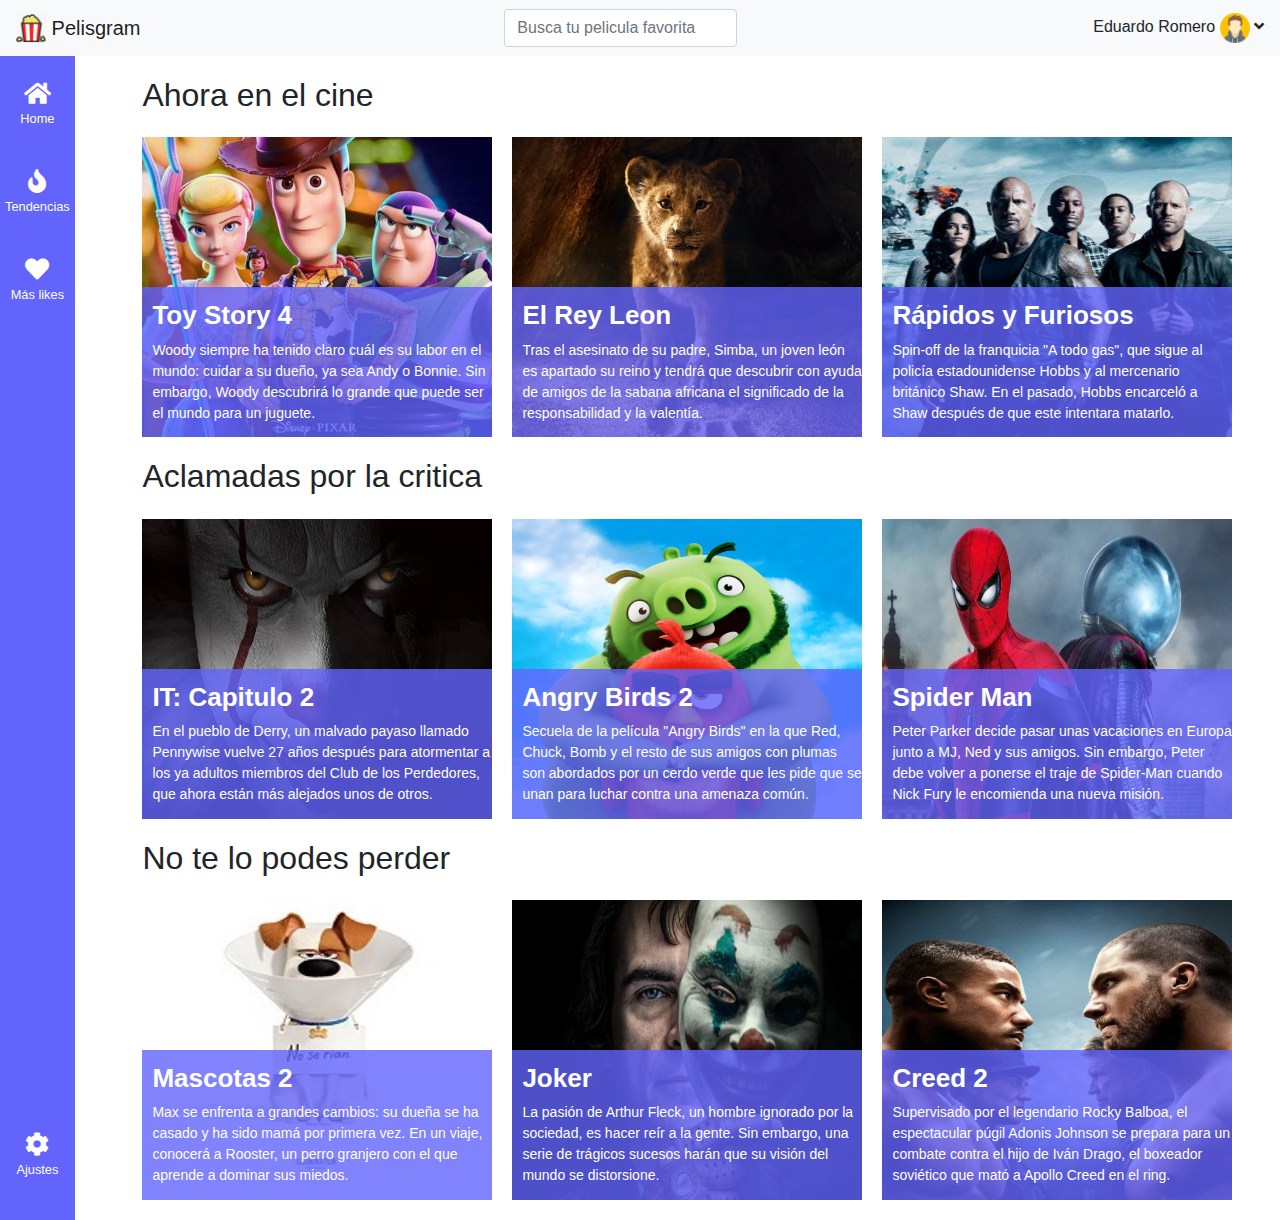
<file: index.html>
<!DOCTYPE html>
<html lang="en">

<head>
    <meta charset="UTF-8">
    <meta name="viewport" content="width=device-width, initial-scale=1.0">
    <meta http-equiv="X-UA-Compatible" content="ie=edge">
    <link rel="stylesheet" href="font-awesome/css/all.css">
    <link rel="stylesheet" href="https://stackpath.bootstrapcdn.com/bootstrap/4.3.1/css/bootstrap.min.css" integrity="sha384-ggOyR0iXCbMQv3Xipma34MD+dH/1fQ784/j6cY/iJTQUOhcWr7x9JvoRxT2MZw1T" crossorigin="anonymous">
    <script src="https://stackpath.bootstrapcdn.com/bootstrap/4.3.1/js/bootstrap.min.js" integrity="sha384-JjSmVgyd0p3pXB1rRibZUAYoIIy6OrQ6VrjIEaFf/nJGzIxFDsf4x0xIM+B07jRM" crossorigin="anonymous"></script>
    <link rel="stylesheet" href="css/styles.css">
    <title>Pelisgram</title>
</head>

<body>
    <!-- Image and text -->
    <nav class="navbar navbar-light bg-light">
        <a class="navbar-brand" href="#">
            <img src="images/food.png" width="30" height="30" class="d-inline-block align-top" alt="">
            Pelisgram
        </a>
        <form class="form-inline my-2 my-lg-0">
            <input class="form-control mr-sm-2" type="search" placeholder="Busca tu pelicula favorita" aria-label="Search">
        </form>
        <div class="user-menu">
            <span>Eduardo Romero</span>
            <img class="avatar" src="images/avatar.jpg" width="30" height="30" alt="">

            <i class="fas fa-angle-down"></i>
        </div>
    </nav>
    <div class="container2">
        <div class="movie-menu">
            <a href="index.html" class="movie-menu-item">
                <i class="fas fa-home"></i>
                <p>Home</p>
            </a>
            <a href="tendencias.html" class="movie-menu-item">
                <i class="fas fa-fire"></i>
                <p>Tendencias</p>
            </a>
            <a class="movie-menu-item">
                <i class="fas fa-heart"></i>
                <p>Más likes</p>
            </a>
            <a class="movie-menu-item">
                <i class="fas fa-cog"></i>
                <p>Ajustes</p>
            </a>
        </div>
        <div class="movie-categories">
            <div class="movie-section">
                <h2>Ahora en el cine</h2>
                <div class="movie-list">
                    <a href="" class="movie">
                        <figure class="movie-image">
                            <img src="images/toy-story.jpg" alt="">
                        </figure>
                        <div class="movie-overlay">
                            <h1 class="movie-title">
                                Toy Story 4
                            </h1>
                            <p>Woody siempre ha tenido claro cuál es su
                                labor en el mundo: cuidar a su dueño, ya sea Andy o Bonnie.
                                Sin embargo, Woody descubrirá lo grande que puede ser el mundo
                                para un juguete.</p>
                        </div>
                    </a>
                    <a href="" class="movie">
                        <figure class="movie-image">
                            <img src="images/rey-leon.jpg" alt="">
                        </figure>
                        <div class="movie-overlay">
                            <h1 class="movie-title">El Rey Leon</h1>
                            <p>Tras el asesinato de su padre, Simba, un joven
                                 león es apartado su reino y tendrá que descubrir
                                  con ayuda de amigos de la sabana africana el significado
                                   de la responsabilidad y la valentía.
                            </p>
                        </div>
                    </a>
                    <a href="" class="movie">
                        <figure class="movie-image">
                            <img src="images/rapido.jpg" alt="">
                        </figure>
                        <div class="movie-overlay">
                            <h1 class="movie-title">Rápidos y Furiosos</h1>
                            <p>Spin-off de la franquicia "A todo gas", 
                                que sigue al policía estadounidense Hobbs y al mercenario
                                 británico Shaw. En el pasado, Hobbs encarceló a Shaw 
                                 después de que este intentara matarlo.
                            </p>
                        </div>
                    </a>
                </div>
            </div>
            <div class="movie-section">
                <h2>Aclamadas por la critica</h2>
                <div class="movie-list">
                    <a href="" class="movie">
                        <figure class="movie-image">
                            <img src="images/it2.jpg" alt="">
                        </figure>
                        <div class="movie-overlay">
                            <h1 class="movie-title">IT: Capitulo 2</h1>
                            <p>En el pueblo de Derry, un malvado payaso llamado
                                 Pennywise vuelve 27 años después para atormentar a los ya
                                  adultos miembros del Club de los Perdedores, que ahora
                                   están más alejados unos de otros.
                            </p>
                        </div>
                    </a>
                    <a href="" class="movie">
                        <figure class="movie-image">
                            <img src="images/angry.jpg" alt="">
                        </figure>
                        <div class="movie-overlay">
                            <h1 class="movie-title">Angry Birds 2</h1>
                            <p>Secuela de la película "Angry Birds" en la que Red, Chuck,
                                 Bomb y el resto de sus amigos con plumas son abordados
                                  por un cerdo verde que les pide que se unan para luchar
                                   contra una amenaza común.
                            </p>
                        </div>
                    </a>
                    <a href="" class="movie">
                        <figure class="movie-image">
                            <img src="images/spider-man.jpg" alt="">
                        </figure>
                        <div class="movie-overlay">
                            <h1 class="movie-title">Spider Man</h1>
                            <p>Peter Parker decide pasar unas vacaciones en Europa
                                 junto a MJ, Ned y sus amigos. Sin embargo,
                                  Peter debe volver a ponerse el traje de Spider-Man
                                   cuando Nick Fury le encomienda una nueva misión. 
                            </p>
                        </div>
                    </a>
                </div>
            </div>
            <div class="movie-section">
                <h2>No te lo podes perder</h2>
                <div class="movie-list">
                    <a href="" class="movie">
                        <figure class="movie-image">
                            <img src="images/mascotas2.jpg" alt="">
                        </figure>
                        <div class="movie-overlay">
                            <h1 class="movie-title">Mascotas 2</h1>
                            <p>Max se enfrenta a grandes cambios: su dueña se ha casado
                                 y ha sido mamá por primera vez. En un viaje,
                                  conocerá a Rooster, un perro granjero con el que 
                                  aprende a dominar sus miedos.
                            </p>
                        </div>
                    </a>
                    <a href="" class="movie">
                        <figure class="movie-image">
                            <img src="images/joker.jpg" alt="">
                        </figure>
                        <div class="movie-overlay">
                            <h1 class="movie-title">Joker</h1>
                            <p>La pasión de Arthur Fleck, un hombre ignorado por la
                                 sociedad, es hacer reír a la gente. Sin embargo,
                                  una serie de trágicos sucesos harán que su visión
                                   del mundo se distorsione.
                            </p>
                        </div>
                    </a>
                    <a href="" class="movie">
                        <figure class="movie-image">
                            <img src="images/creed2.jpg" alt="">
                        </figure>
                        <div class="movie-overlay">
                            <h1 class="movie-title">Creed 2</h1>
                            <p>Supervisado por el legendario Rocky Balboa, el
                                 espectacular púgil Adonis Johnson se prepara
                                  para un combate contra el hijo de Iván Drago, 
                                  el boxeador soviético que mató a Apollo Creed en el ring.
                            </p>
                        </div>
                    </a>
                </div>
            </div>
        </div>

    </div>
</body>

</html>
</file>
<file: css/styles.css>
body {
    margin: 0;
    font-family: Arial, Helvetica, sans-serif;
}
.container2 {
    display: grid;
    grid-template-columns: auto 1fr;
    grid-template-areas: "movie-menu movie-categories";
    height: 92vh;
}
.movie-menu {
    grid-area: movie-menu;
    background: rgb(98, 100, 252);
    color: #FFF;
    display: grid;
    grid-template-rows: repeat(3, auto) 1fr;
    grid-gap: 25px;
    padding: 25px 5px;
}
.movie-categories {
    grid-area: movie-categories;
}
.movie-list {
    display: grid;
    grid-template-columns: repeat(3, 350px);
    justify-content: center;
    grid-gap: 20px;
}

.movie {
    position: relative;
    display: block;
}

.movie-image {
    margin: 0;
}

.movie-image img {
    width: 100%;
    height: 300px;
    vertical-align: top;
}

.movie-overlay {
    background: rgba(98, 100, 252, .8);
    position: absolute;
    left: 0;
    right: 0;
    bottom: 0;
    top: 50%;
    align-items: center;
    justify-content: center;
    color: white;
}

.movie-section {
    display: grid;
    grid-template-rows: auto auto;
    overflow: hidden;
    grid-gap: 15px;
    justify-content: center;
    margin: 20px 0 20px 20px;
}

.movie-title {
    font-size: 26px;
    font-weight: bold;
    padding-left: 10px;
    margin-top: .5em;
}

.movie-overlay p {
    font-size: 14px;
    padding-left: 10px;
}

.movie-menu-item {
    text-align: center;
    cursor: pointer;
    color: white;
}
.movie-menu-item i {
    font-size: 1.5em;
}
.movie-menu-item p {
    font-size: .8em;
}
.movie-menu-item:nth-of-type(4) {
    align-self: end;
}
</file>
